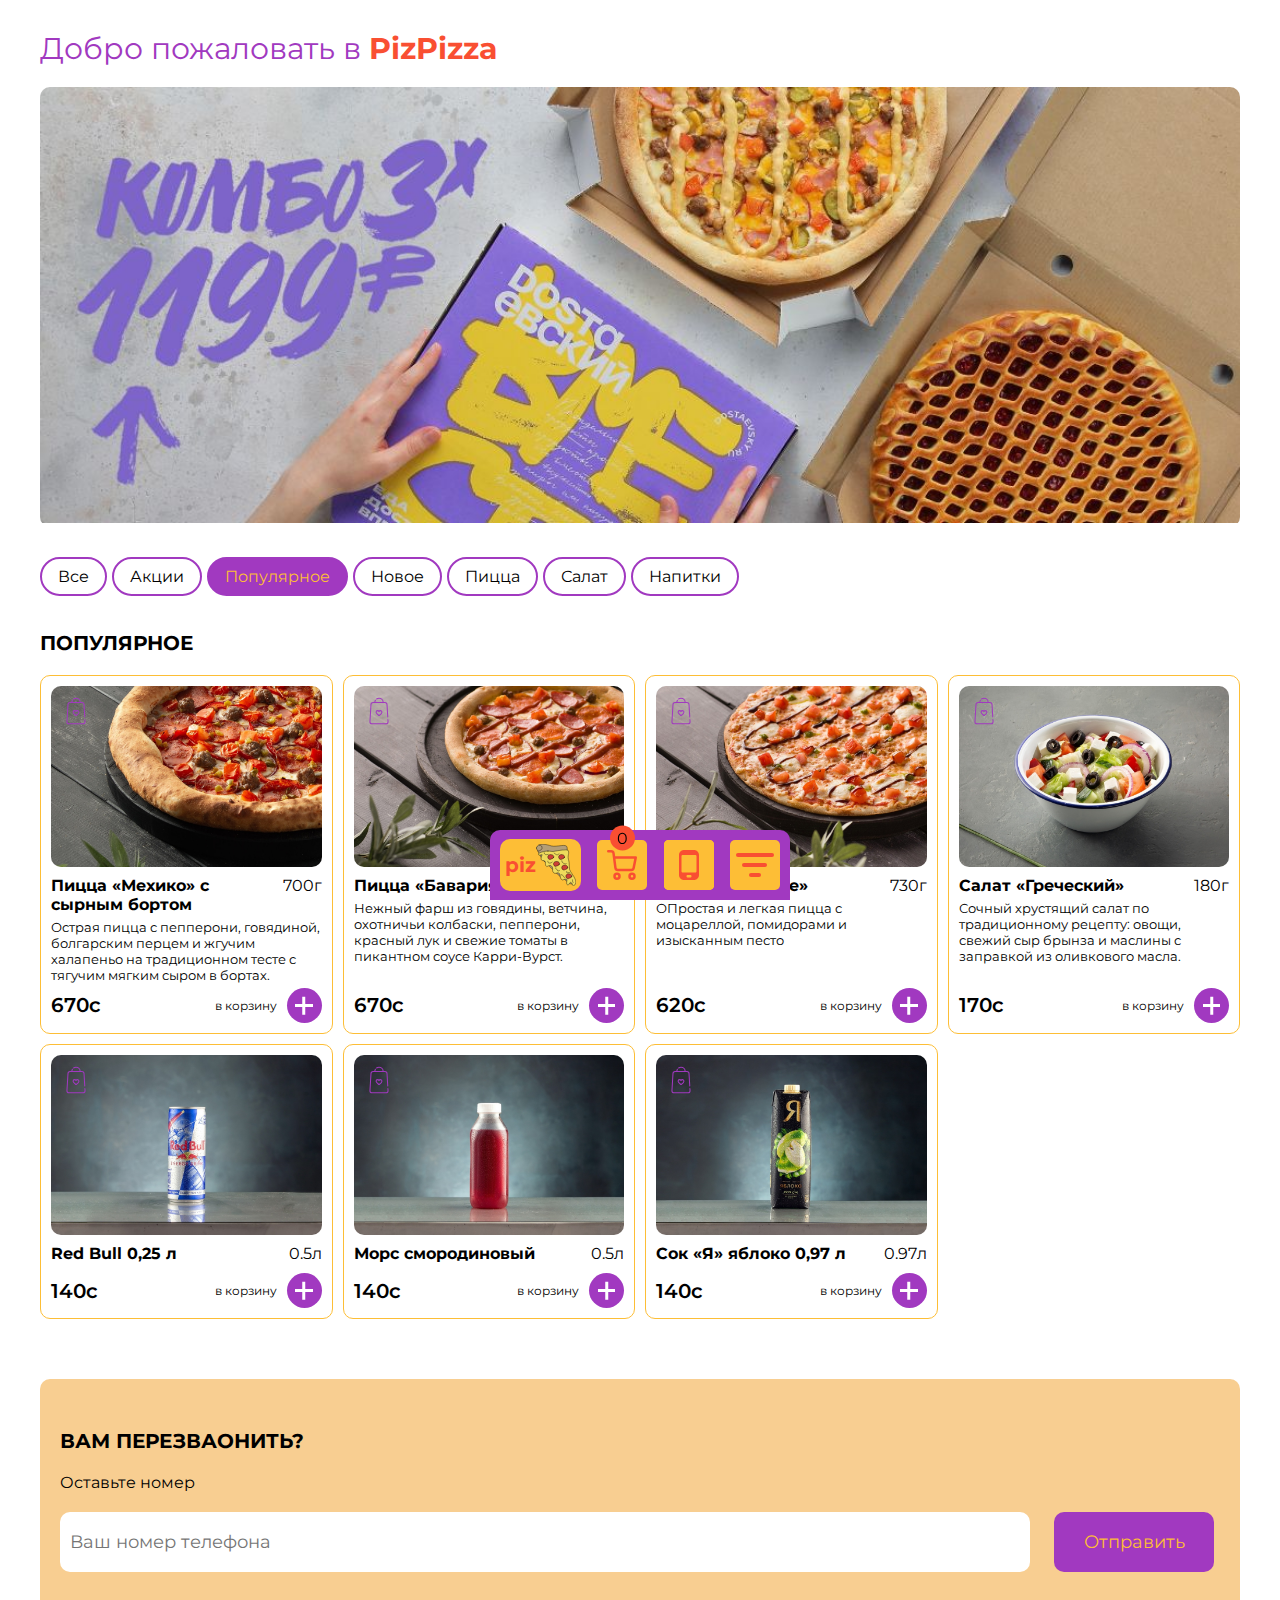
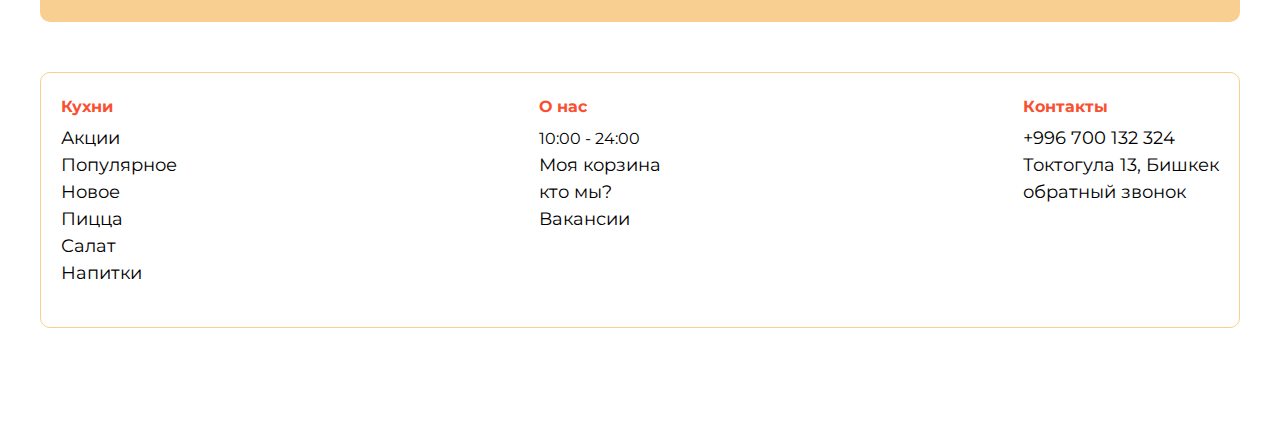
<file: index.html>
<!DOCTYPE html>
<html lang="en">

<head>
    <meta charset="UTF-8">
    <meta name="viewport" content="width=device-width, initial-scale=1.0">
    <link rel="shortcut icon" type="image/png" href="./content/icons/shortcut.png">
    <title>PizPizza</title>
    <link rel="stylesheet" href="./assets/css/glide.core.min.css">
    <link rel="stylesheet" href="./assets/css/glide.theme.min.css">
    <link rel="stylesheet" href="./assets/css/base.css">
    <link rel="stylesheet" href="./assets/css/index.css">
</head>

<body class="scrollable">

    <div class="preloader">
        <canvas id="pizza"></canvas>
    </div>

    <nav>
        <a href="./index.html" class="logo">
            <p>piz</p>
            <img src="./content/icons/logo.svg" alt="">
        </a>
        <a href="./cart.html" class="cart_btn">
            <span class="total_count"></span>
            <img src="./content/icons/cart.svg" alt="cart">
        </a>
        <div class="call_btn">
            <div class="call_block">
                <span class="call"><img src="./content/icons/call_btn.svg" alt="mobile"></span>
                <div class="networks">
                    <a href="tel:+996702770727"><img src="./content/icons/call.svg" alt="phone"></a>
                    <a href="mailto:khantorot@gmail.com"><img src="./content/icons/mail.svg" alt="mail"></a>
                    <a href="https://wa.me/+996702770727?text=Привет%20хочу%piz%20pizza" target="_blank"><img
                            src="./content/icons/whatsapp.svg" alt="whatsapp"></a>
                </div>
            </div>
        </div>
        <div class="menu_btn"><span></span></div>
        <div class="menu">
            <div class="menu_catolog_list">
                <a href="#catolog_list" class="catolog_elem" data-name="discount">Акции</a>
                <a href="#catolog_list" class="catolog_elem" data-name="popular">Популярное</a>
                <a href="#catolog_list" class="catolog_elem" data-name="new">Новое</a>
                <a href="#catolog_list" class="catolog_elem" data-name="pizza">Пицца</a>
                <a href="#catolog_list" class="catolog_elem" data-name="salad">Салат</a>
                <a href="#catolog_list" class="catolog_elem" data-name="drink">Напитки</a>
            </div>
            <div class="menu_contact_list">
                <p>10:00 - 24:00 | Пн - Вс</p>
                <a href="tel:+996702770727">+996 700 132 324</a>
                <a href="./cart.html">Корзина</a>
                <a href="./about.html">Кто мы?</a>
                <a href="https://2gis.kg/bishkek/search/%D0%A2%D0%BE%D0%BA%D1%82%D0%BE%D0%B3%D1%83%D0%BB%D0%B0%2013%2C%20%D0%91%D0%B8%D1%88%D0%BA%D0%B5%D0%BA?m=74.461443%2C42.866294%2F15.67" target="_blank">Токтогула 13, Бишкек</a>
                <a href="#callback_anchor">Обратный звонок</a>
            </div>
        </div>
    </nav>
    <div class="container">
        <h1>Добро пожаловать в <span>PizPizza</span></h1>
        <header>
            <div class="glide_banner">
                <div class="glide__track" data-glide-el="track">
                    <ul class="glide__slides">
                        <li class="glide__slide">
                            <div class="banner">
                                <img src="./content/images/glide.jpg" alt="slide">
                            </div>
                        </li>
                        <li class="glide__slide">
                            <div class="banner">
                                <img src="./content/images/glde1.jpg" alt="slide">
                            </div>
                        </li>
                        <li class="glide__slide">
                            <div class="banner">
                                <img src="./content/images/glide2.jpg" alt="slide">
                            </div>
                        </li>
                    </ul>
                </div>
            </div>
        </header>
        <section class="catolog_content">
            <a name="catolog_list" id="catolog_list"></a>
            <div class="catolog_list">
                <a href="#catolog_list" class="catolog_elem" data-name="all">Все</a>
                <a href="#catolog_list" class="catolog_elem" data-name="discount">Акции</a>
                <a href="#catolog_list" class="catolog_elem" data-name="popular">Популярное</a>
                <a href="#catolog_list" class="catolog_elem" data-name="new">Новое</a>
                <a href="#catolog_list" class="catolog_elem" data-name="pizza">Пицца</a>
                <a href="#catolog_list" class="catolog_elem" data-name="salad">Салат</a>
                <a href="#catolog_list" class="catolog_elem" data-name="drink">Напитки</a>
            </div>
        </section>
        <section class="product_section">
            <h2 class="product_title"></h2>
            <div class="product_container"></div>
        </section>
        <section class="callback_section">
            <a name="callback_anchor" id="callback_anchor"></a>
            <h2>Вам перезваонить?</h2>
            <h4>Оставьте номер</h4>
            <form action="">
                <input type="text" placeholder="Ваш номер телефона">
                <button>Отправить</button>
            </form>
        </section>
        <footer>
            <div class="contact_boxes">
                <ul>
                    <h4>Кухни</h4>
                    <li><a href="#catolog_list" class="catolog_elem" data-name="discount">Акции</a></li>
                    <li><a href="#catolog_list" class="catolog_elem" data-name="popular">Популярное</a></li>
                    <li><a href="#catolog_list" class="catolog_elem" data-name="new">Новое</a></li>
                    <li><a href="#catolog_list" class="catolog_elem" data-name="pizza">Пицца</a></li>
                    <li><a href="#catolog_list" class="catolog_elem" data-name="salad">Салат</a></li>
                    <li><a href="#catolog_list" class="catolog_elem" data-name="drink">Напитки</a></li>
                </ul>
                <ul>
                    <h4>О нас</h4>
                    <li>
                        <p>10:00 - 24:00</p>
                    </li>
                    <li><a href="./cart.html">Моя корзина</a></li>
                    <li><a href="./about.html">кто мы?</a></li>
                    <li><a href="https://bishkek.headhunter.kg/" target="_blank">Вакансии</a></li>
                </ul>
                <ul>
                    <h4>Контакты</h4>
                    <li><a href="tel:+996702770727">+996 700 132 324</a></li>
                    <li><a href="https://2gis.kg/bishkek/search/%D0%A2%D0%BE%D0%BA%D1%82%D0%BE%D0%B3%D1%83%D0%BB%D0%B0%2013%2C%20%D0%91%D0%B8%D1%88%D0%BA%D0%B5%D0%BA?m=74.461443%2C42.866294%2F15.67" target="_blank">Токтогула 13, Бишкек</a></li>
                    <li><a href="#callback_anchor">обратный звонок</a></li>
                </ul>
            </div>
        </footer>
    </div>

    <script src="./assets/js/glide.min.js"></script>
    <script src="./assets/js/data.js"></script>
    <script src="./assets/js/script.js"></script>
    <script src="./assets/js/index.js"></script>
</body>

</html>
</file>
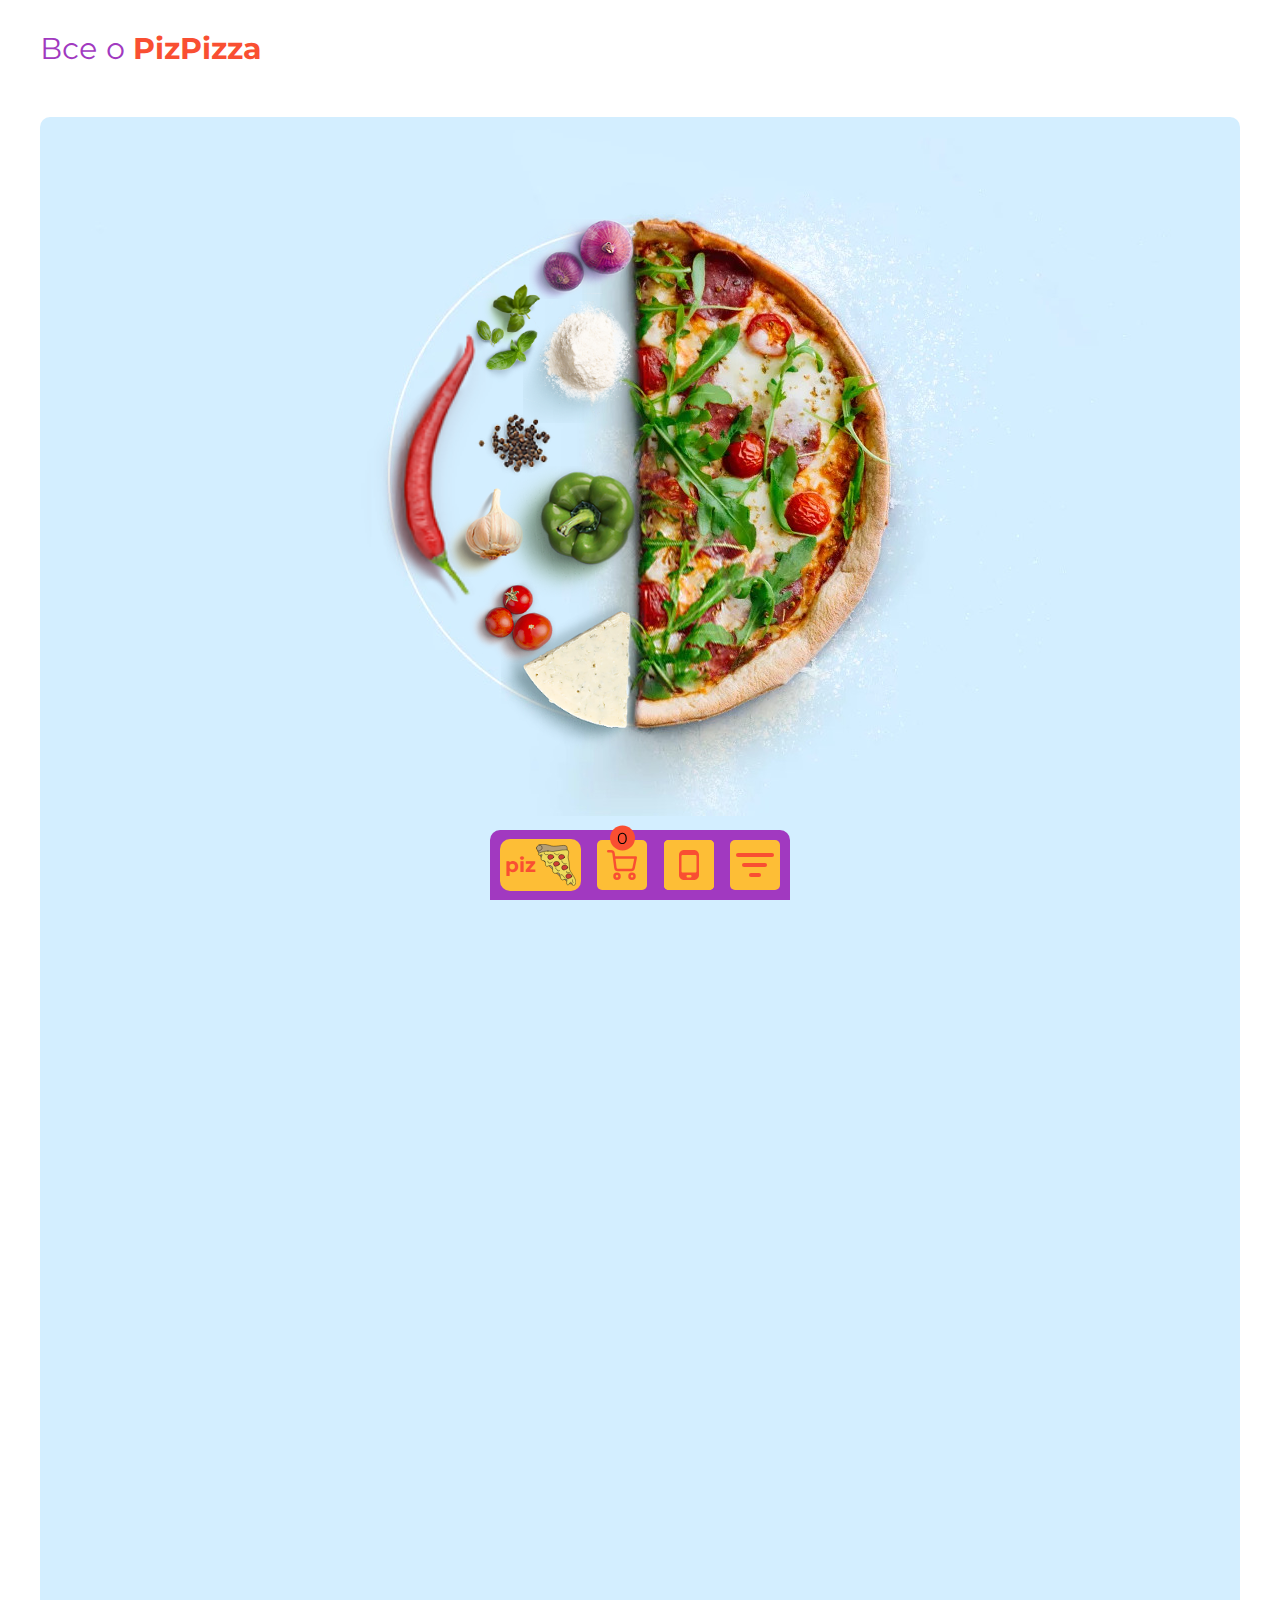
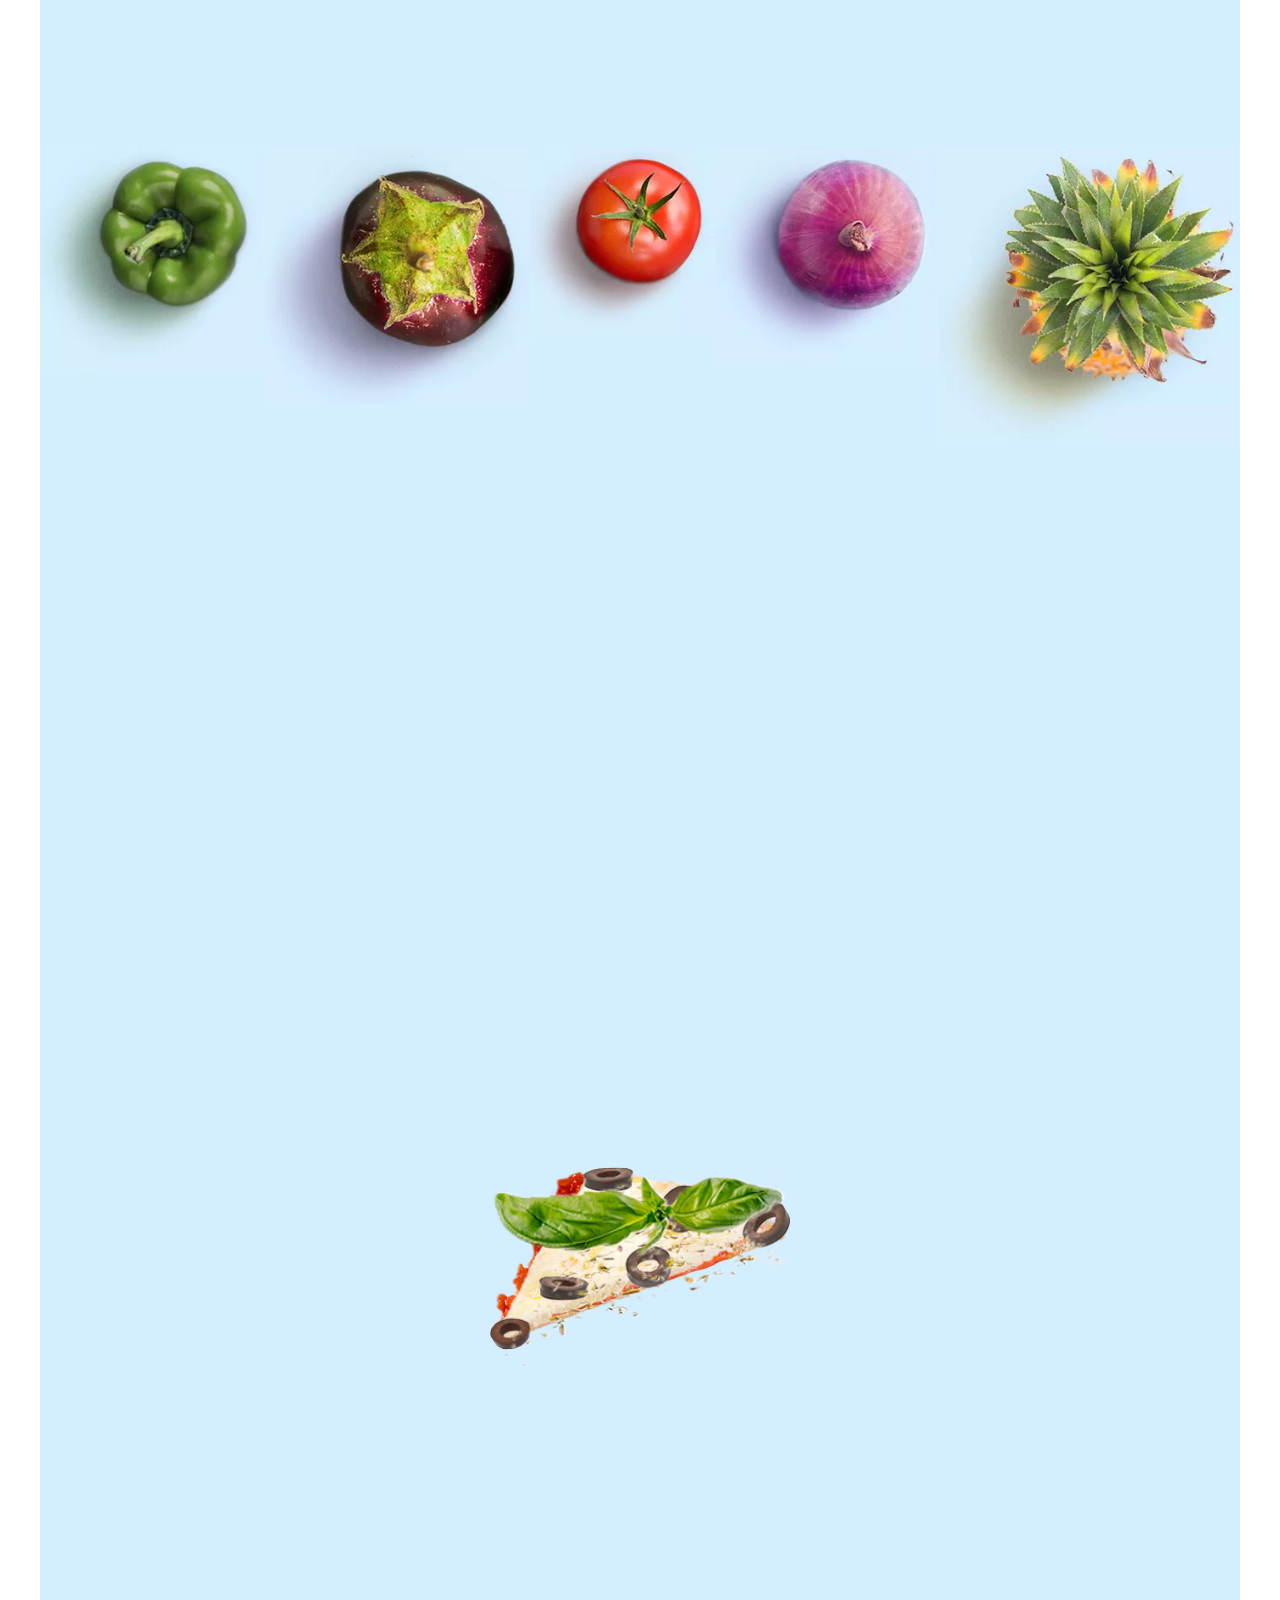
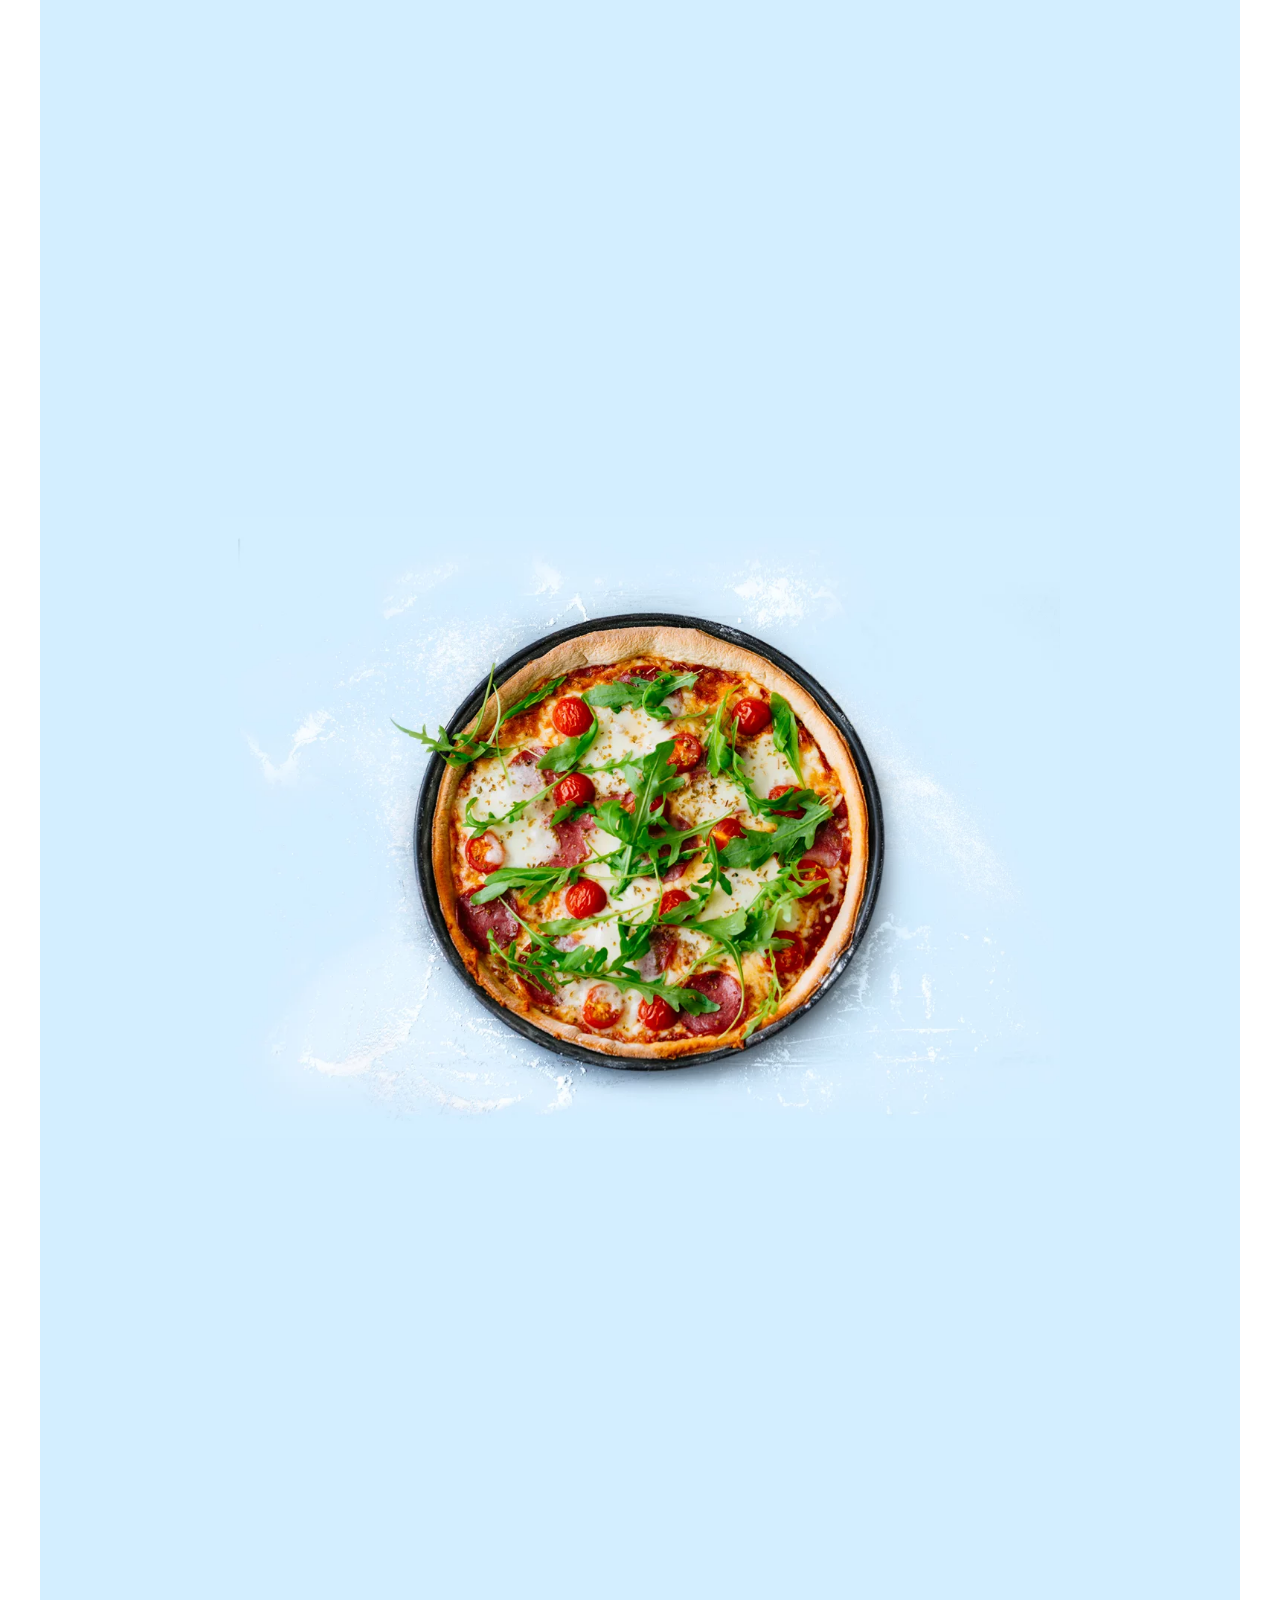
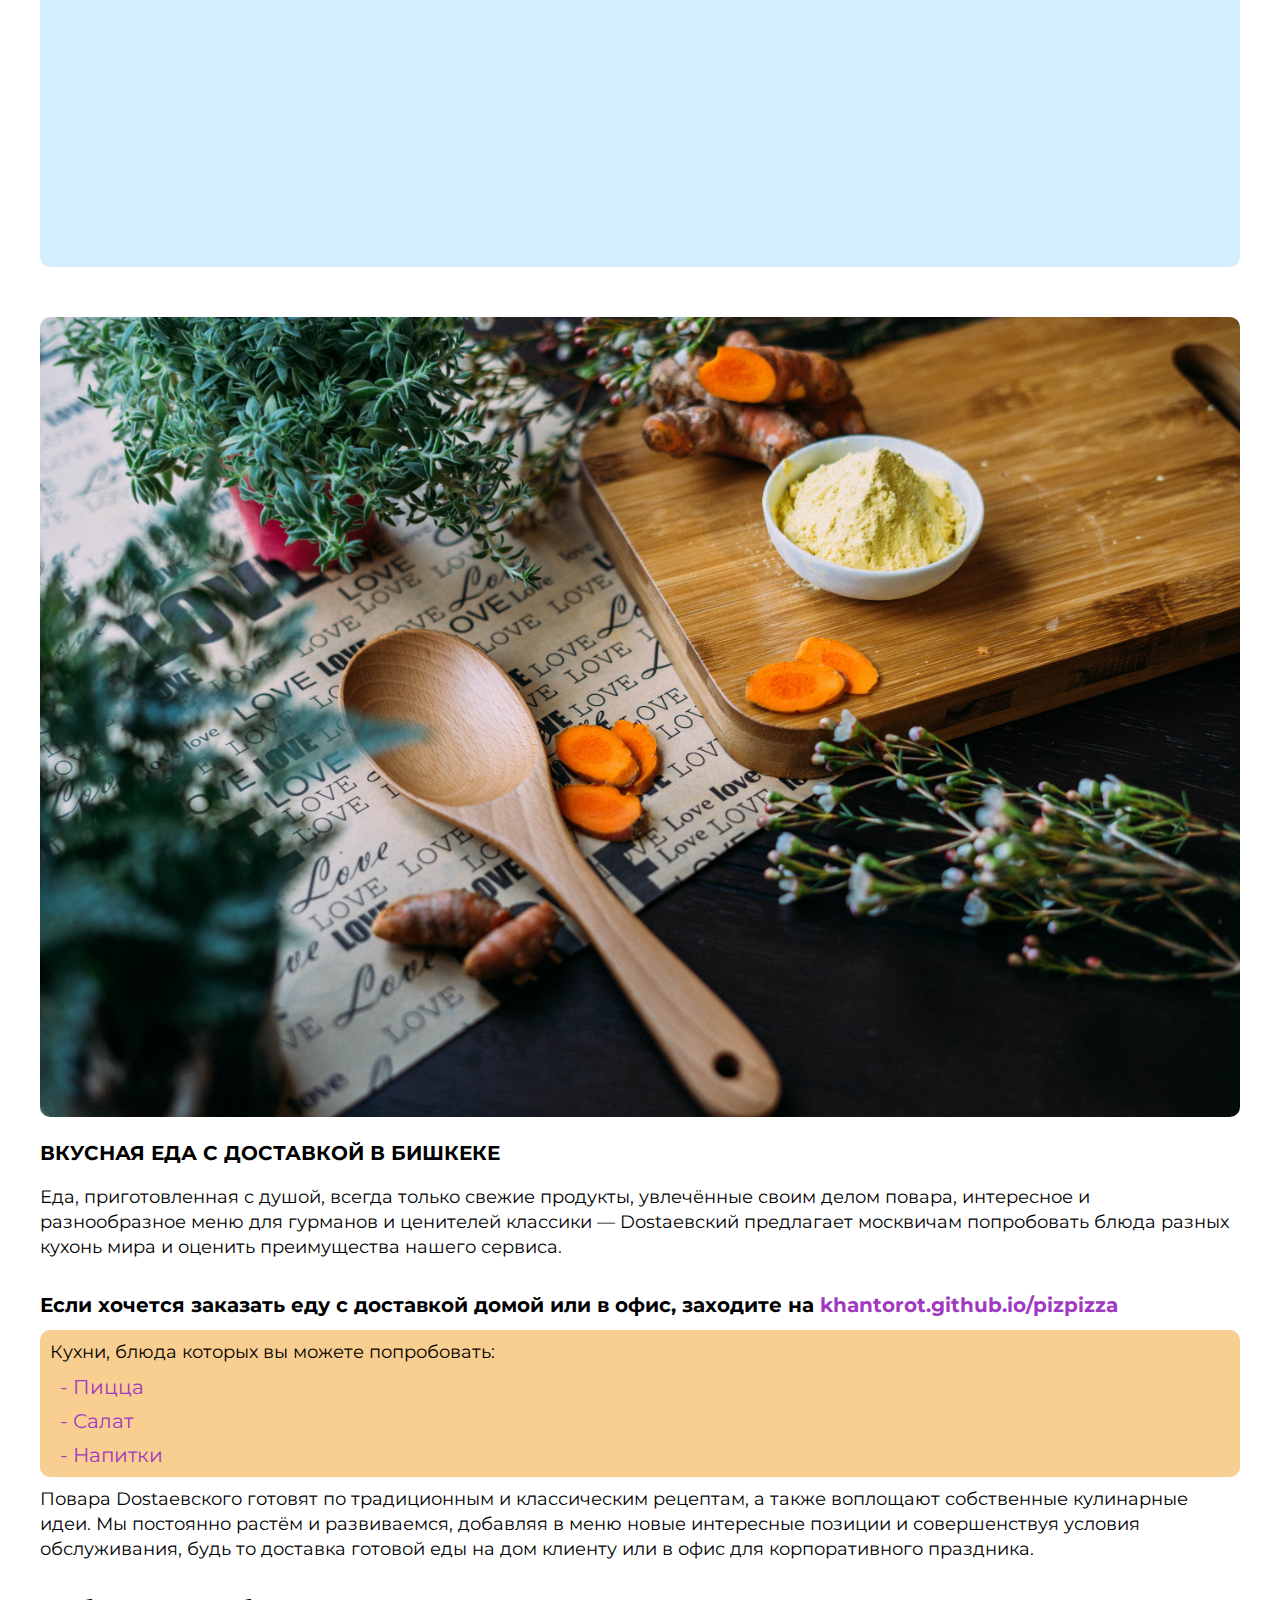
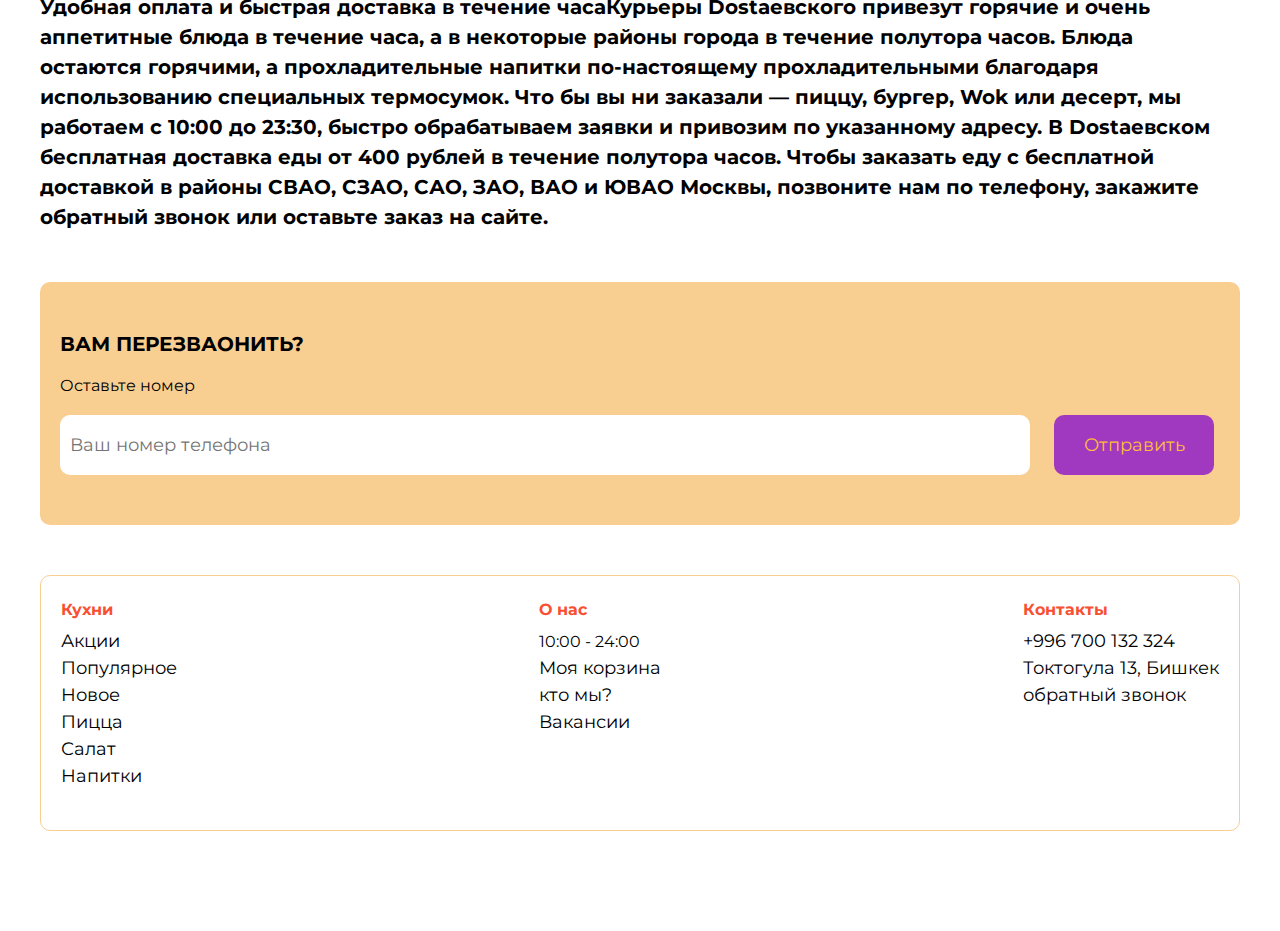
<file: about.html>
<!DOCTYPE html>
<html lang="en">

<head>
	<meta charset="UTF-8">
	<meta name="viewport" content="width=device-width, initial-scale=1.0">
	<meta name="description" content="" />
	<meta name="keywords" content="" />
	<meta name="author" content="khan" />
	<link rel="shortcut icon" type="image/png" href="./content/icons/shortcut.png">
	<title>PizPizza</title>
	<link rel="stylesheet" href="./assets/css/base.css">
	<link rel="stylesheet" href="./assets/css/about.css">
</head>

<body class="scrollable">

	<div class="preloader">
		<canvas id="pizza"></canvas>
	</div>

	<nav>
		<a href="./index.html" class="logo">
			<p>piz</p>
			<img src="./content/icons/logo.svg" alt="">
		</a>
		<a href="./cart.html" class="cart_btn">
			<span class="total_count"></span>
			<img src="./content/icons/cart.svg" alt="cart">
		</a>
		<div class="call_btn">
			<div class="call_block">
				<span class="call"><img src="./content/icons/call_btn.svg" alt="mobile"></span>
				<div class="networks">
					<a href="tel:+996702770727"><img src="./content/icons/call.svg" alt="phone"></a>
					<a href="mailto:khantorot@gmail.com"><img src="./content/icons/mail.svg" alt="mail"></a>
					<a href="https://wa.me/+996702770727?text=Привет%20хочу%20piz%20pizza" target="_blank"><img
							src="./content/icons/whatsapp.svg" alt="whatsapp"></a>
				</div>
			</div>
		</div>
		<div class="menu_btn"><span></span></div>
		<div class="menu">
			<div class="menu_catolog_list">
				<a href="./index.html#catolog_list" class="catolog_elem" data-name="discount">Акции</a>
				<a href="./index.html#catolog_list" class="catolog_elem" data-name="popular">Популярное</a>
				<a href="./index.html#catolog_list" class="catolog_elem" data-name="new">Новое</a>
				<a href="./index.html#catolog_list" class="catolog_elem" data-name="pizza">Пицца</a>
				<a href="./index.html#catolog_list" class="catolog_elem" data-name="salad">Салат</a>
				<a href="./index.html#catolog_list" class="catolog_elem" data-name="drink">Напитки</a>
			</div>
			<div class="menu_contact_list">
				<p>10:00 - 24:00 | Пн - Вс</p>
				<a href="tel:+996702770727">+996 700 132 324</a>
				<a href="./cart.html">Корзина</a>
				<a href="./about.html">Кто мы?</a>
				<a href="https://2gis.kg/bishkek/search/%D0%A2%D0%BE%D0%BA%D1%82%D0%BE%D0%B3%D1%83%D0%BB%D0%B0%2013%2C%20%D0%91%D0%B8%D1%88%D0%BA%D0%B5%D0%BA?m=74.461443%2C42.866294%2F15.67"
					target="_blank">Токтогула 13, Бишкек</a>
				<a href="#callback_anchor">Обратный звонок</a>
			</div>
		</div>
	</nav>
	<div class="container">
		<h1>Все о <span>PizPizza</span></h1>
		<section class="animated_section">
			<section class="first-section">
				<div class="images-wrapper">
					<img class="section_1_bg" src="./content/images/section_1_bg.jpg" />
					<div class="ingredient-images">
						<img class="section_1_01" src="./content/images/section_1_01.jpg" />
						<img class="section_1_02" src="./content/images/section_1_02.jpg" />
						<img class="section_1_03" src="./content/images/section_1_03.jpg" />
						<img class="section_1_04" src="./content/images/section_1_04.jpg" />
						<img class="section_1_05" src="./content/images/section_1_05.jpg" />
						<img class="section_1_06" src="./content/images/section_1_06.jpg" />
						<img class="section_1_07" src="./content/images/section_1_07.jpg" />
						<img class="section_1_08" src="./content/images/section_1_08.jpg" />
						<img class="section_1_09" src="./content/images/section_1_09.jpg" />
					</div>
				</div>
			</section>
			<section class="second-section">
				<div class="images-wrapper bottom">
					<div class="image-container">
						<img class="section_2_06" src="./content/images/section_2_06.jpg" />
					</div>
					<div class="image-container">
						<img class="section_2_07" src="./content/images/section_2_07.jpg" />
					</div>
					<div class="image-container">
						<img class="section_2_08" src="./content/images/section_2_08.jpg" />
					</div>
					<div class="image-container">
						<img class="section_2_09" src="./content/images/section_2_09.jpg" />
					</div>
					<div class="image-container">
						<img class="section_2_10" src="./content/images/section_2_10.jpg" />
					</div>
				</div>
				<div class="images-wrapper top">
					<div class="image-container">
						<img class="section_2_01" src="./content/images/section_2_01.jpg" />
					</div>
					<div class="image-container">
						<img class="section_2_02" src="./content/images/section_2_02.jpg" />
					</div>
					<div class="image-container">
						<img class="section_2_03" src="./content/images/section_2_03.jpg" />
					</div>
					<div class="image-container">
						<img class="section_2_04" src="./content/images/section_2_04.jpg" />
					</div>
					<div class="image-container">
						<img class="section_2_05" src="./content/images/section_2_05.jpg" />
					</div>
				</div>
			</section>
			<section class="third-section">
				<div class="images-wrapper">
					<img class="section_3_06" src="./content/images/section_3_06.jpg" />
					<img class="section_3_05" src="./content/images/section_3_05.jpg" />
					<img class="section_3_04" src="./content/images/section_3_04.jpg" />
					<img class="section_3_03" src="./content/images/section_3_03.jpg" />
					<img class="section_3_02" src="./content/images/section_3_02.jpg" />
					<img class="section_3_01" src="./content/images/section_3_01.jpg" />
				</div>
			</section>
			<section class="forth-section">
				<div class="images-wrapper">
					<img class="section_4_01" src="./content/images/section_4_01.jpg" />
					<img class="section_4_02" src="./content/images/section_4_02.jpg" />
					<img class="section_4_03" src="./content/images/section_4_03.jpg" />
					<img class="section_4_04" src="./content/images/section_4_04.jpg" />
				</div>
			</section>
		</section>
		<section class="about_section">
			<img src="./content/images/about.jpg" alt="">
			<h2>Вкусная еда с доставкой в Бишкеке</h2>
			<p>Еда, приготовленная с душой, всегда только свежие продукты, увлечённые своим делом повара, интересное и
				разнообразное меню для гурманов и ценителей классики — Dostaевский предлагает москвичам попробовать
				блюда разных кухонь мира и оценить преимущества нашего сервиса.</p>
			<h4>Если хочется заказать еду с доставкой домой или в офис, заходите на <a href="./index.html">
					khantorot.github.io/pizpizza</a></h4>
			<ul>
				<p>Кухни, блюда которых вы можете попробовать:</p>
				<li><a href="./index.html#catolog_list" class="catolog_elem" data-name="pizza">- Пицца</a></li>
				<li><a href="./index.html#catolog_list" class="catolog_elem" data-name="salad">- Салат</a></li>
				<li><a href="./index.html#catolog_list" class="catolog_elem" data-name="drink">- Напитки</a></li>
			</ul>
			<p>Повара Dostaевского готовят по традиционным и классическим рецептам, а также воплощают собственные
				кулинарные идеи. Мы постоянно растём и развиваемся, добавляя в меню новые интересные позиции и
				совершенствуя условия обслуживания, будь то доставка готовой еды на дом клиенту или в офис для
				корпоративного праздника.</p>
			<h4>Удобная оплата и быстрая доставка в течение часаКурьеры Dostaевского привезут горячие и очень аппетитные
				блюда в течение часа, а в некоторые районы города в течение полутора часов. Блюда остаются горячими, а
				прохладительные напитки по-настоящему прохладительными благодаря использованию специальных термосумок.
				Что бы вы ни заказали — пиццу, бургер, Wok или десерт, мы работаем с 10:00 до 23:30, быстро обрабатываем
				заявки и привозим по указанному адресу. В Dostaевском бесплатная доставка еды от 400 рублей в течение
				полутора часов. Чтобы заказать еду с бесплатной доставкой в районы СВАО, СЗАО, САО, ЗАО, ВАО и ЮВАО
				Москвы, позвоните нам по телефону, закажите обратный звонок или оставьте заказ на сайте.</h4>
		</section>
		<section class="callback_section">
            <a name="callback_anchor" id="callback_anchor"></a>
            <h2>Вам перезваонить?</h2>
            <h4>Оставьте номер</h4>
            <form action="">
                <input type="text" placeholder="Ваш номер телефона">
                <button>Отправить</button>
            </form>
        </section>
        <footer>
            <div class="contact_boxes">
                <ul>
                    <h4>Кухни</h4>
                    <li><a href="./index.html#catolog_list" class="catolog_elem" data-name="discount">Акции</a></li>
                    <li><a href="./index.html#catolog_list" class="catolog_elem" data-name="popular">Популярное</a></li>
                    <li><a href="./index.html#catolog_list" class="catolog_elem" data-name="new">Новое</a></li>
                    <li><a href="./index.html#catolog_list" class="catolog_elem" data-name="pizza">Пицца</a></li>
                    <li><a href="./index.html#catolog_list" class="catolog_elem" data-name="salad">Салат</a></li>
                    <li><a href="./index.html#catolog_list" class="catolog_elem" data-name="drink">Напитки</a></li>
                </ul>
                <ul>
                    <h4>О нас</h4>
                    <li>
                        <p>10:00 - 24:00</p>
                    </li>
                    <li><a href="./cart.html">Моя корзина</a></li>
                    <li><a href="./about.html">кто мы?</a></li>
                    <li><a href="https://bishkek.headhunter.kg/" target="_blank">Вакансии</a></li>
                </ul>
                <ul>
                    <h4>Контакты</h4>
                    <li><a href="tel:+996702770727">+996 700 132 324</a></li>
                    <li><a
                            href="https://2gis.kg/bishkek/search/%D0%A2%D0%BE%D0%BA%D1%82%D0%BE%D0%B3%D1%83%D0%BB%D0%B0%2013%2C%20%D0%91%D0%B8%D1%88%D0%BA%D0%B5%D0%BA?m=74.461443%2C42.866294%2F15.67">Токтогула
                            13, Бишкек</a></li>
                    <li><a href="#callback_anchor">обратный звонок</a></li>
                </ul>
            </div>
        </footer>
	</div>

	<script src="./assets/js/tween_max_min.js"></script>
	<script src="./assets/js/scroll_magic_min.js"></script>
	<script src="./assets/js/animation_gsap_min.js"></script>
	<script src="./assets/js/script.js"></script>
	<script src="./assets/js/about.js"></script>
</body>

</html>
</file>
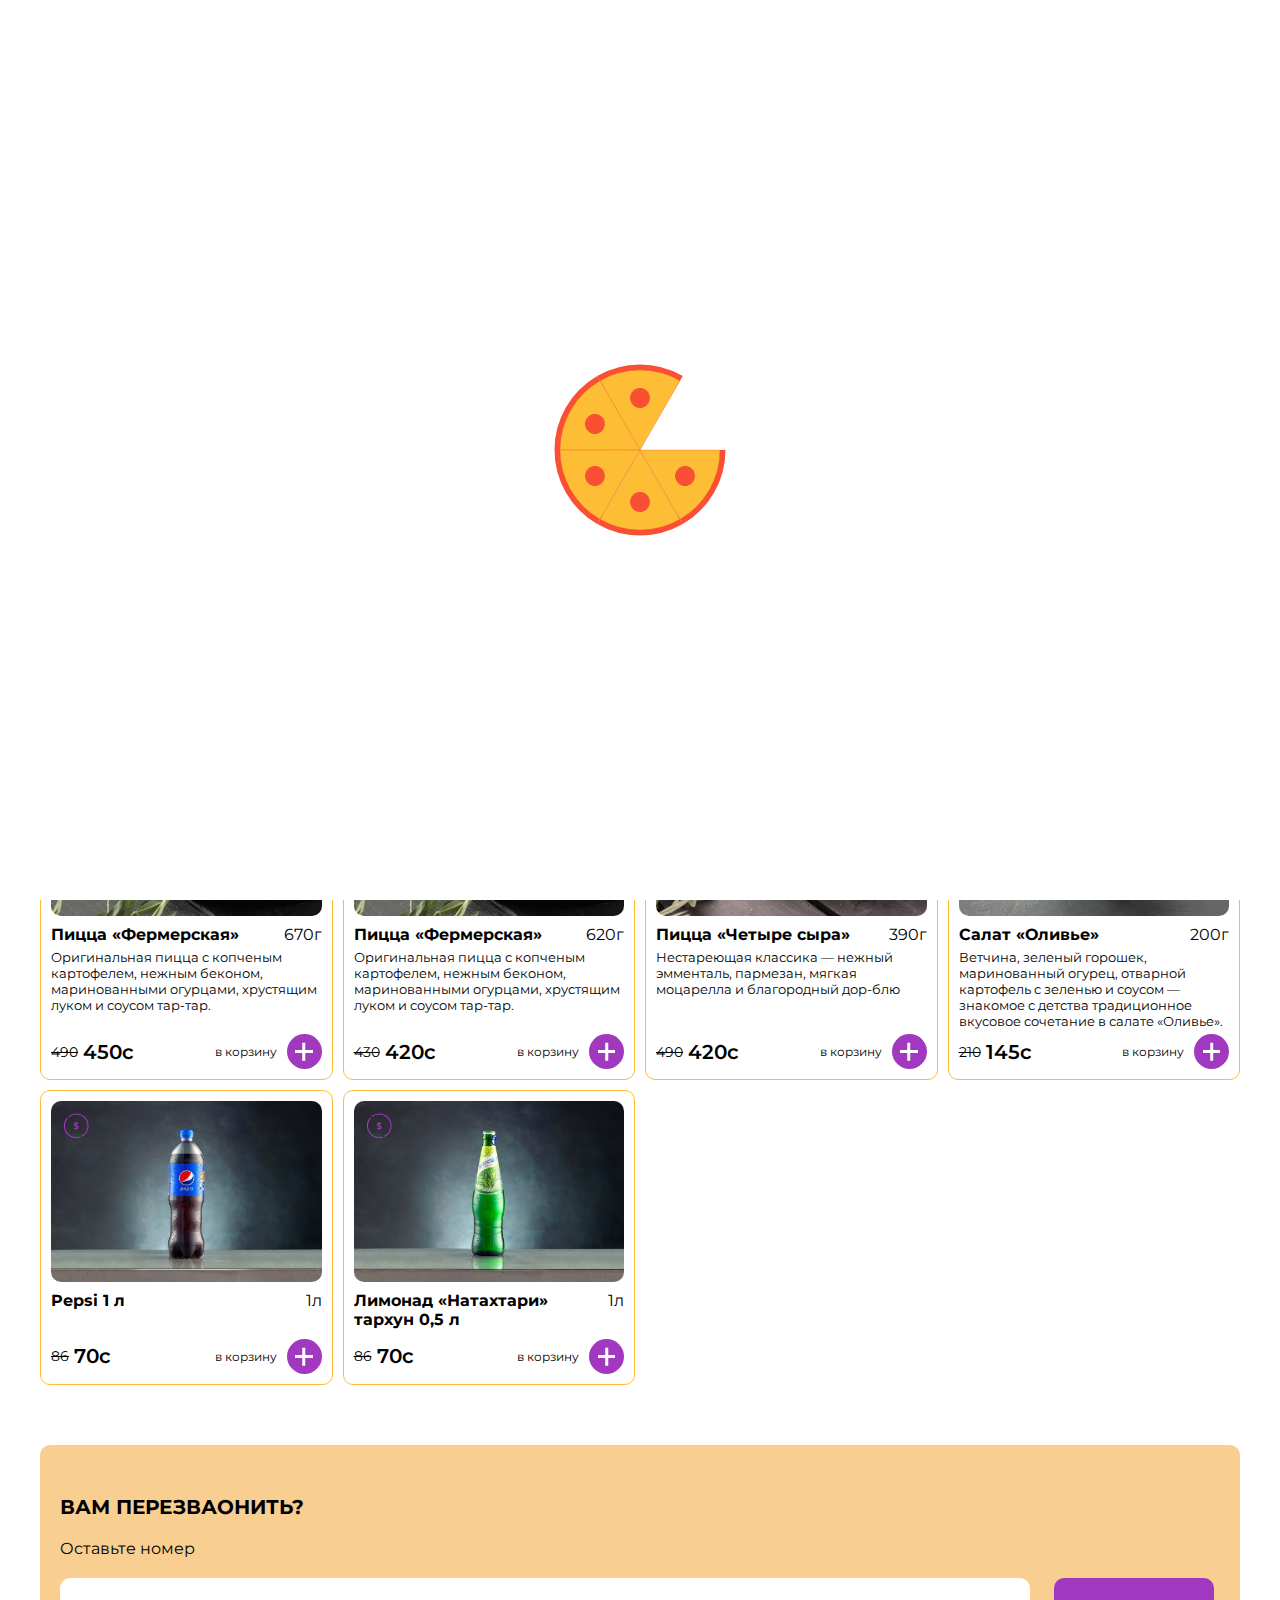
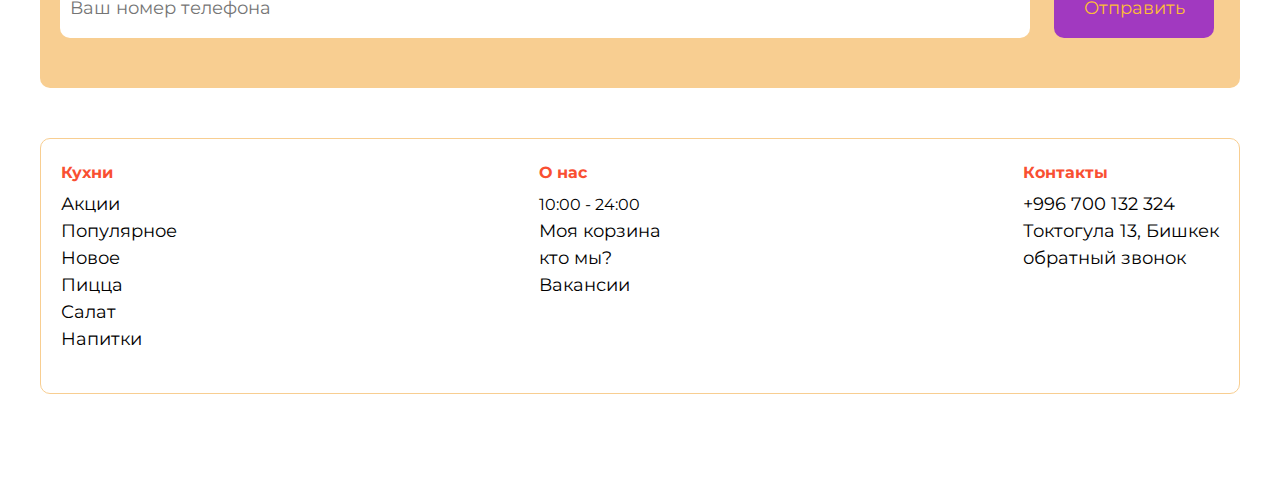
<file: cart.html>
<!DOCTYPE html>
<html lang="en">

<head>
    <meta charset="UTF-8">
    <meta name="viewport" content="width=device-width, initial-scale=1.0">
    <title>PizPizza o Корзина</title>
    <link rel="shortcut icon" href="./content/icons/shortcut.png" type="image/x-icon">
    <link rel="stylesheet" href="./assets/css/base.css">
    <link rel="stylesheet" href="./assets/css/cart.css">
</head>

<body>
    <div class="preloader">
        <canvas id="pizza"></canvas>
    </div>

    <nav>
        <a href="./index.html" class="logo">
            <p>piz</p>
            <img src="./content/icons/logo.svg" alt="">
        </a>
        <a href="./cart.html" class="cart_btn">
            <span class="total_count"></span>
            <img src="./content/icons/cart.svg" alt="cart">
        </a>
        <div class="call_btn">
            <div class="call_block">
                <span class="call"><img src="./content/icons/call_btn.svg" alt="mobile"></span>
                <div class="networks">
                    <a href="tel:+996702770727"><img src="./content/icons/call.svg" alt="phone"></a>
                    <a href="mailto:khantorot@gmail.com"><img src="./content/icons/mail.svg" alt="mail"></a>
                    <a href="https://wa.me/+996702770727?text=Привет%20хочу%piz%20pizza" target="_blank"><img
                            src="./content/icons/whatsapp.svg" alt="whatsapp"></a>
                </div>
            </div>
        </div>
        <div class="menu_btn"><span></span></div>
        <div class="menu">
            <div class="menu_catolog_list">
                <a href="./index.html#catolog_list" class="catolog_elem" data-name="discount">Акции</a>
                <a href="./index.html#catolog_list" class="catolog_elem" data-name="popular">Популярное</a>
                <a href="./index.html#catolog_list" class="catolog_elem" data-name="new">Новое</a>
                <a href="./index.html#catolog_list" class="catolog_elem" data-name="pizza">Пицца</a>
                <a href="./index.html#catolog_list" class="catolog_elem" data-name="salad">Салат</a>
                <a href="./index.html#catolog_list" class="catolog_elem" data-name="drink">Напитки</a>
            </div>
            <div class="menu_contact_list">
                <p>10:00 - 24:00 | Пн - Вс</p>
                <a href="tel:+996702770727">+996 700 132 324</a>
                <a href="./cart.html">Корзина</a>
                <a href="./about.html">Кто мы?</a>
                <a href="https://2gis.kg/bishkek/search/%D0%A2%D0%BE%D0%BA%D1%82%D0%BE%D0%B3%D1%83%D0%BB%D0%B0%2013%2C%20%D0%91%D0%B8%D1%88%D0%BA%D0%B5%D0%BA?m=74.461443%2C42.866294%2F15.67"
                    target="_blank">Токтогула 13, Бишкек</a>
                <a href="#callback_anchor">Обратный звонок</a>
            </div>
        </div>
    </nav>
    <div class="container">
        <section class="cart_content">
            <a href="./index.html" class="go_back_btn"><img src="./content/icons/arrow.svg" alt="arrow">Магазин</a>
            <h2 class="section_title">Корзина</h2>
            <div class="help_block">
                <h4>Вы еще ничего не купили</h4>
                <img src="./content/images/noproduct.png">
            </div>
            <div class="cart_list"></div>
        </section>
        <section class="total_block">
            <div>Цена без скидки<span class="total_discount"></span></div>
            <div>К оплате<span class="total_sum"></span></div>
            <a href="./checkout.html">Продолжить</a>
        </section>
        <section class="discount_content">
            <h2 class="section_title">Спешите купить по акции</h2>
            <div class="product_container"></div>
        </section>
        <section class="callback_section">
            <a name="callback_anchor" id="callback_anchor"></a>
            <h2>Вам перезваонить?</h2>
            <h4>Оставьте номер</h4>
            <form action="">
                <input type="text" placeholder="Ваш номер телефона">
                <button>Отправить</button>
            </form>
        </section>
        <footer>
            <div class="contact_boxes">
                <ul>
                    <h4>Кухни</h4>
                    <li><a href="./index.html#catolog_list" class="catolog_elem" data-name="discount">Акции</a></li>
                    <li><a href="./index.html#catolog_list" class="catolog_elem" data-name="popular">Популярное</a></li>
                    <li><a href="./index.html#catolog_list" class="catolog_elem" data-name="new">Новое</a></li>
                    <li><a href="./index.html#catolog_list" class="catolog_elem" data-name="pizza">Пицца</a></li>
                    <li><a href="./index.html#catolog_list" class="catolog_elem" data-name="salad">Салат</a></li>
                    <li><a href="./index.html#catolog_list" class="catolog_elem" data-name="drink">Напитки</a></li>
                </ul>
                <ul>
                    <h4>О нас</h4>
                    <li>
                        <p>10:00 - 24:00</p>
                    </li>
                    <li><a href="./cart.html">Моя корзина</a></li>
                    <li><a href="./about.html">кто мы?</a></li>
                    <li><a href="https://bishkek.headhunter.kg/" target="_blank">Вакансии</a></li>
                </ul>
                <ul>
                    <h4>Контакты</h4>
                    <li><a href="tel:+996702770727">+996 700 132 324</a></li>
                    <li><a
                            href="https://2gis.kg/bishkek/search/%D0%A2%D0%BE%D0%BA%D1%82%D0%BE%D0%B3%D1%83%D0%BB%D0%B0%2013%2C%20%D0%91%D0%B8%D1%88%D0%BA%D0%B5%D0%BA?m=74.461443%2C42.866294%2F15.67">Токтогула
                            13, Бишкек</a></li>
                    <li><a href="#callback_anchor">обратный звонок</a></li>
                </ul>
            </div>
        </footer>
    </div>
    <script src="./assets/js/data.js"></script>
    <script src="./assets/js/script.js"></script>
    <script src="./assets/js/cart.js"></script>
</body>

</html>
</file>
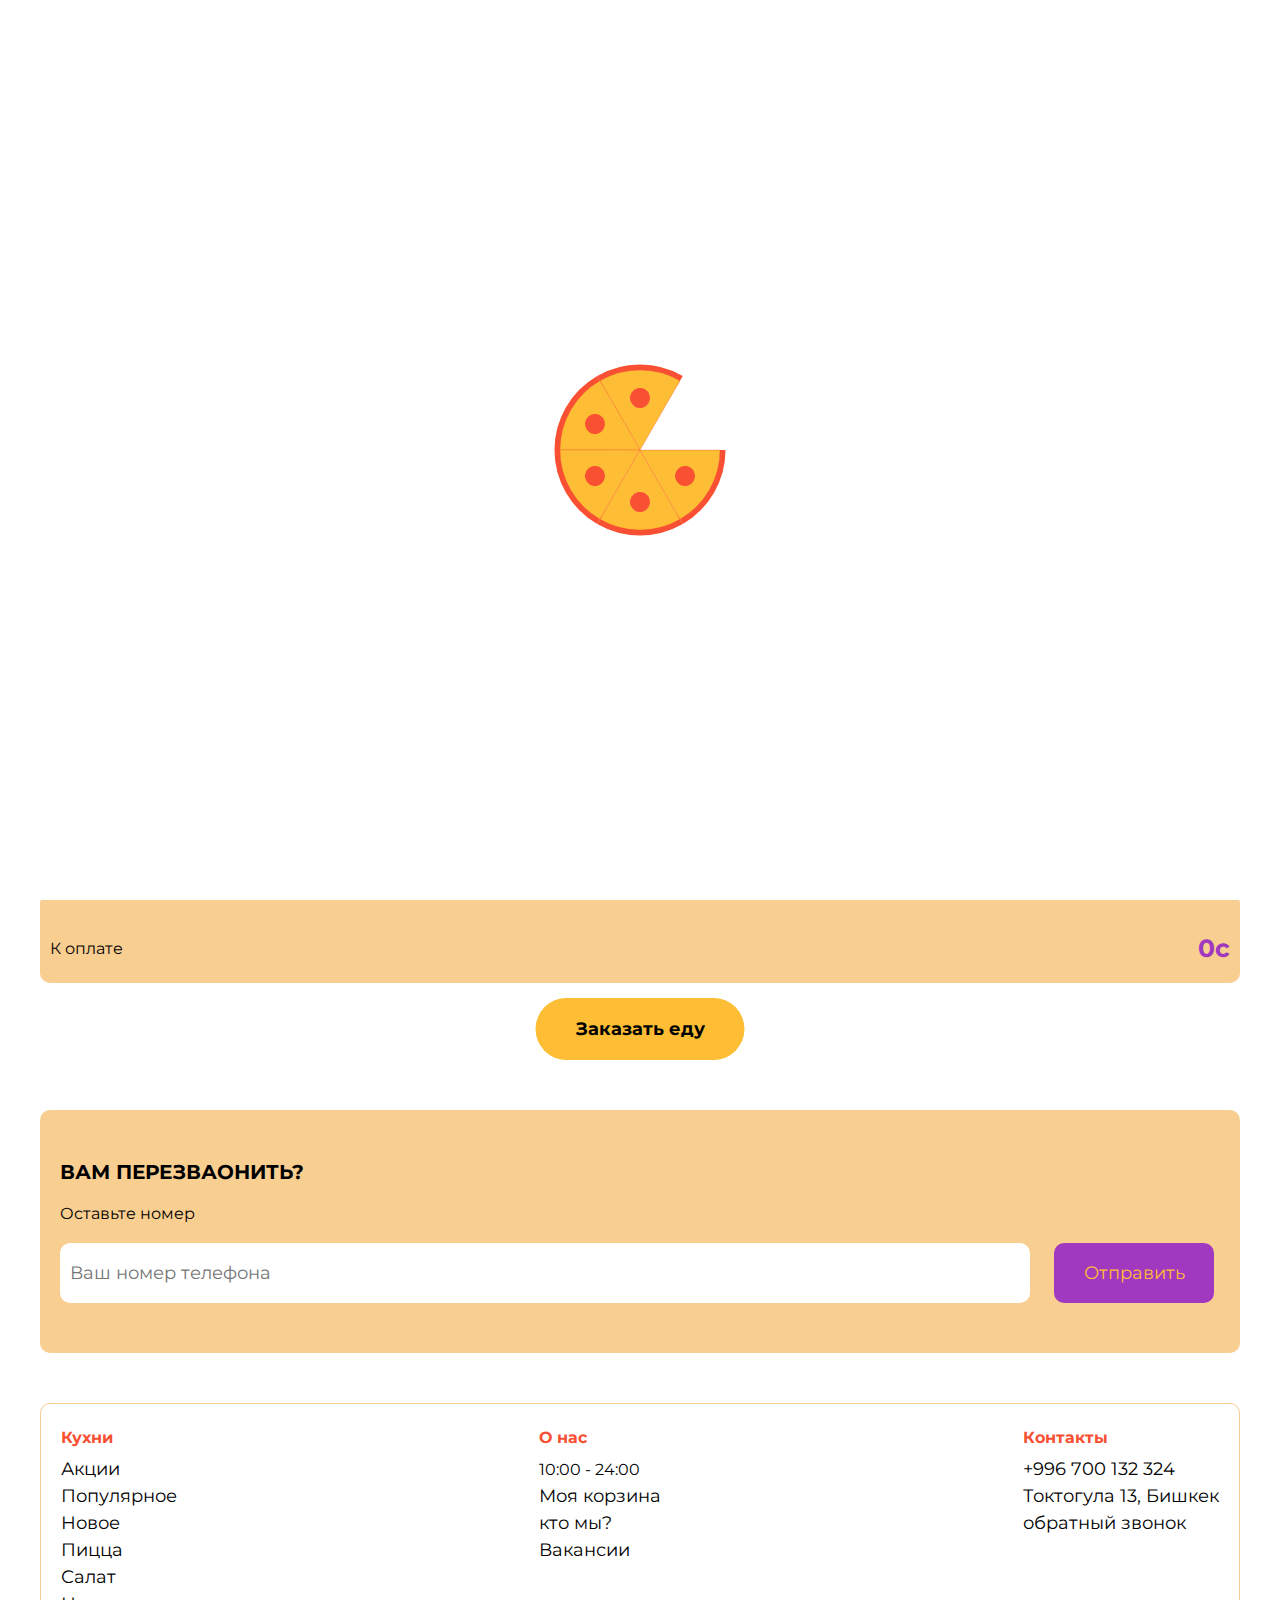
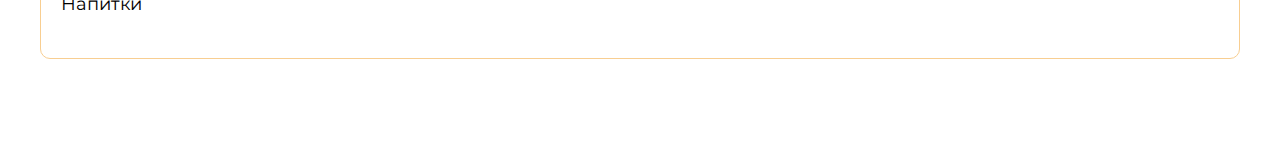
<file: checkout.html>
<!DOCTYPE html>
<html lang="en">

<head>
    <meta charset="UTF-8">
    <meta name="viewport" content="width=device-width, initial-scale=1.0">
    <title>PizPizza o Оформление</title>
    <link rel="shortcut icon" href="./content/icons/shortcut.png" type="image/x-icon">
    <link rel="stylesheet" href="./assets/css/base.css">
    <link rel="stylesheet" href="./assets/css/checkout.css">
</head>

<body>
    <div class="preloader">
        <canvas id="pizza"></canvas>
    </div>

    <nav>
        <a href="./index.html" class="logo">
            <p>piz</p>
            <img src="./content/icons/logo.svg" alt="">
        </a>
        <a href="./cart.html" class="cart_btn">
            <span class="total_count"></span>
            <img src="./content/icons/cart.svg" alt="cart">
        </a>
        <div class="call_btn">
            <div class="call_block">
                <span class="call"><img src="./content/icons/call_btn.svg" alt="mobile"></span>
                <div class="networks">
                    <a href="tel:+996702770727"><img src="./content/icons/call.svg" alt="phone"></a>
                    <a href="mailto:khantorot@gmail.com"><img src="./content/icons/mail.svg" alt="mail"></a>
                    <a href="https://wa.me/+996702770727?text=Привет%20хочу%piz%20pizza" target="_blank"><img
                            src="./content/icons/whatsapp.svg" alt="whatsapp"></a>
                </div>
            </div>
        </div>
        <div class="menu_btn"><span></span></div>
        <div class="menu">
            <div class="menu_catolog_list">
                <a href="./index.html#catolog_list" class="catolog_elem" data-name="discount">Акции</a>
                <a href="./index.html#catolog_list" class="catolog_elem" data-name="popular">Популярное</a>
                <a href="./index.html#catolog_list" class="catolog_elem" data-name="new">Новое</a>
                <a href="./index.html#catolog_list" class="catolog_elem" data-name="pizza">Пицца</a>
                <a href="./index.html#catolog_list" class="catolog_elem" data-name="salad">Салат</a>
                <a href="./index.html#catolog_list" class="catolog_elem" data-name="drink">Напитки</a>
            </div>
            <div class="menu_contact_list">
                <p>10:00 - 24:00 | Пн - Вс</p>
                <a href="tel:+996702770727">+996 700 132 324</a>
                <a href="./cart.html">Корзина</a>
                <a href="./about.html">Кто мы?</a>
                <a href="https://2gis.kg/bishkek/search/%D0%A2%D0%BE%D0%BA%D1%82%D0%BE%D0%B3%D1%83%D0%BB%D0%B0%2013%2C%20%D0%91%D0%B8%D1%88%D0%BA%D0%B5%D0%BA?m=74.461443%2C42.866294%2F15.67"
                    target="_blank">Токтогула 13, Бишкек</a>
                <a href="#callback_anchor">Обратный звонок</a>
            </div>
        </div>
    </nav>
    <div class="container">
        <section class="checkout_container">
            <a href="cart.html" class="go_back_btn"><img src="./content/icons/arrow.svg" alt="arrow"> Корзина</a>
            <h2 class="section_title">Оформление заказа</h2>
            <div class="client_info">
                <form action="">
                    <h4>Контакты</h4>
                    <label for="client_name">Имя</label>
                    <input type="text" placeholder="Как вас зовут?" id="client_name" required>
                    <label for="client_number">Телефон</label>
                    <input type="number" placeholder="Ваш номер телефона?" required>
                    <label class="call_back" for="client_call_back">Перезвонить, чтобы подтвердить заказ?</label>
                    <label class="switch">
                        <input type="checkbox" id="client_call_back">
                        <span class="slider round"></span>
                    </label>
                    <h4>Адрес доставки</h4>
                    <label for="client_address">Адрес</label>
                    <input type="text" placeholder="Ваш адрес?" id="client_address" required>
                    <h4>Способ оплаты</h4>
                    <div class="radio_wrap">
                        <label for="money_cur" class="payment">Наличными курьеру</label>
                        <label class="radio_container">
                            <input type="radio" checked="checked" id="money_cur" name="payment">
                            <span class="checkmark"></span>
                        </label>
                    </div>
                    <div class="radio_wrap">
                        <label for="bank_card" class="payment">Банковской картой на сайте</label>
                        <label class="radio_container">
                            <input type="radio" id="bank_card" name="payment">
                            <span class="checkmark"></span>
                        </label>
                    </div>
                    <div class="radio_wrap">
                        <label for="bank_card_cur" class="payment">Банковской картой курьеру</label>
                        <label class="radio_container">
                            <input type="radio" id="bank_card_cur" name="payment">
                            <span class="checkmark"></span>
                        </label>
                    </div>
                    <label for="change_money" style="margin-top: 30px;">Сдача с суммы</label>
                    <input type="number" placeholder="Какая у вас купюра?" id="change_money">
                    <h4>Состав заказ</h4>
                    <div class="check"></div>
                    <button>Заказать еду</button>
                </form>
            </div>
        </section>
        <section class="callback_section">
            <a name="callback_anchor" id="callback_anchor"></a>
            <h2>Вам перезваонить?</h2>
            <h4>Оставьте номер</h4>
            <form action="">
                <input type="text" placeholder="Ваш номер телефона">
                <button>Отправить</button>
            </form>
        </section>
        <footer>
            <div class="contact_boxes">
                <ul>
                    <h4>Кухни</h4>
                    <li><a href="./index.html#catolog_list" class="catolog_elem" data-name="discount">Акции</a></li>
                    <li><a href="./index.html#catolog_list" class="catolog_elem" data-name="popular">Популярное</a></li>
                    <li><a href="./index.html#catolog_list" class="catolog_elem" data-name="new">Новое</a></li>
                    <li><a href="./index.html#catolog_list" class="catolog_elem" data-name="pizza">Пицца</a></li>
                    <li><a href="./index.html#catolog_list" class="catolog_elem" data-name="salad">Салат</a></li>
                    <li><a href="./index.html#catolog_list" class="catolog_elem" data-name="drink">Напитки</a></li>
                </ul>
                <ul>
                    <h4>О нас</h4>
                    <li>
                        <p>10:00 - 24:00</p>
                    </li>
                    <li><a href="./cart.html">Моя корзина</a></li>
                    <li><a href="./about.html">кто мы?</a></li>
                    <li><a href="https://bishkek.headhunter.kg/" target="_blank">Вакансии</a></li>
                </ul>
                <ul>
                    <h4>Контакты</h4>
                    <li><a href="tel:+996702770727">+996 700 132 324</a></li>
                    <li><a
                            href="https://2gis.kg/bishkek/search/%D0%A2%D0%BE%D0%BA%D1%82%D0%BE%D0%B3%D1%83%D0%BB%D0%B0%2013%2C%20%D0%91%D0%B8%D1%88%D0%BA%D0%B5%D0%BA?m=74.461443%2C42.866294%2F15.67">Токтогула
                            13, Бишкек</a></li>
                    <li><a href="#callback_anchor">обратный звонок</a></li>
                </ul>
            </div>
        </footer>
    </div>

    <script src="./assets/js/data.js"></script>
    <script src="./assets/js/script.js"></script>
    <script src="./assets/js/checkout.js"></script>
</body>

</html>
</file>
<file: assets/css/base.css>
@import url('https://fonts.googleapis.com/css2?family=Montserrat:wght@100;400;500;700;900&display=swap');

body{
    --text: #000;
    --bg: #fff;
    --index: #a139c0;
    --index1: #f94f32;
    --index2: #fdbe36;
    --index3: #f8ce91;
    --gray: #5e5e5e;
    overflow-x: hidden;
    background: var(--bg);
    color: var(--text);
}

*,
*::after,
*::before{
    margin: 0;
    padding: 0;
    box-sizing: border-box;
    -webkit-tap-highlight-color: transparent;
    font-family: 'Montserrat', sans-serif;
}

a{
    color: var(--link);
    text-decoration: none;
    outline: none;
}

textarea, button, input{
    border: 0;
    outline: 0;
    color: var(--text);
    border: 1px solid var(--line);
}



h1{
    margin: 20px 0px;
    font-weight: 400;
    font-size: 30px;
    color: var(--index);
}

h1 span{
    font-weight: 700;
    color: var(--index1);
}


h2{
    font-size: 20px;
    text-transform: uppercase;
    margin-bottom: 20px;
}

.go_back_btn{
    background: var(--index2);
    padding: 10px 20px;
    display: inline-block;
    margin-bottom: 10px;
    border-radius: 10px;
    font-weight: 700;
    transition: 0.2s;
}

.go_back_btn img{
    width: 20px;
    transform: translate(-5px, 3px);
}

.go_back_btn:hover{
    background: var(--index1);
}


.preloader{
    position: fixed;
    top: 0;
    left: 0;
    width: 100%;
    height: 100%;
    display: flex;
    align-items: center;
    justify-content: center;
    transition: ease-out 1s;
    background: var(--bg);
    z-index: 10;
}

.scrollable{
    overflow: hidden;
}
.preloader_hide{
    visibility: hidden;
    opacity: 0;
}



nav{
    position: fixed;
    display: flex;
    align-items: center;
    justify-content: space-between;
    padding: 0 10px;
    bottom: 0;
    left: 50%;
    transform: translateX(-50%);
    max-width: 1200px;
    min-width: 300px;
    height: 70px;
    background: var(--index);
    border-top-left-radius: 10px;
    border-top-right-radius: 10px;
    z-index: 1;
}



.logo{
    display: flex;
    align-items: center;
    background: var(--index2);
    padding: 5px;
    border-radius: 10px;
    z-index: 1;
}

.logo p{
    font-size: 20px;
    font-weight: 700;
    color: var(--index1);
    transition: 0.2s;
}

.logo:hover p{
    color: var(--index);
}

.logo img{
    width: 40px;
}

.menu_btn{
    height: 50px;
    width: 50px;
    background: var(--index2);
    border-radius: 5px;
    display: flex;
    align-items: center;
    justify-content: center;
    cursor: pointer;
    z-index: 1;
}

.menu_btn span{
    height: 4px;
    width: 25px;
    background: var(--index1);
    position: relative;
    transition: 0.2s;
    border-radius: 5px;
}

.menu_btn span::after,
.menu_btn span::before{
    content: '';
    position: absolute;
    width: 150%;
    left: -25%;
    height: 4px;
    background: var(--index1);
    transition: 0.2s;
    border-radius: 5px;
}

.menu_btn span::after{
    width: 50%;
    left: 25%;
    transform: translateY(10px);
}

.menu_btn span::before{
    transform: translateY(-10px);
}

.menu_btn:hover span::after,
.menu_btn:hover span::before{
    width: 100%;
}

.menu_btn_active span{
    background: transparent;
}

.menu_btn_active span::after{
    left: 0;
    width: 100%;
    transform: translateY(0) rotate(45deg);
}
.menu_btn_active span::before{
    left: 0;
    width: 100%;
    transform: translateY(0) rotate(-45deg);
}






.menu{
    position: absolute;
    bottom: 80px;
    right: 0px;
    min-height: 460px;
    max-width: calc(100% - 20px);
    min-width: 300px;
    background: var(--index);
    transform: translateY(-100px);
    transition: 0.2s;
    display: flex;
    flex-direction: column;
    align-items: flex-end;
    justify-content: flex-end;
    text-align: right;
    border-radius: 10px;
    padding: 10px;
    opacity: 0;
    visibility: hidden;
}

.menu_show{
    transform: translateY(0);
    opacity: 1;
    visibility: visible;
}


.menu_catolog_list{
    font-size: 25px;
    line-height: 35px;
    display: flex;
    flex-direction: column;
}



.menu_contact_list{
    padding: 5px;
    margin: 20px 0px;
    border: 1px solid var(--index2);
    border-radius: 10px;
    display: flex;
    flex-direction: column;
}

.menu_contact_list p{
    font-size: 20px;
    font-weight: 700;
}

.menu_contact_list a{
    margin-top: 10px;
}


.menu a:hover{
    color: var(--index2);
}









.call_btn{
    width: 50px;
    height: 50px;
    border-radius: 5px;
    display: flex;
    justify-content: center;
    align-items: center;
    cursor: pointer;
    transition: ease 0.2s;
    z-index: 2;
}

.call_btn img{
    width: 60%;
}

.call{
    display:flex;
    justify-content: center;
    align-items: center;
    background: var(--index2);
    width: 50px;
    height: 50px;
    border-radius: 5px;
    position: relative;
    z-index: 5;
}

.call_block{
    position: relative;
}
    
.networks a{
    display: flex;
    width: 50px;
    height: 50px;
    border-radius: 5px;
    justify-content:center;
    transition: ease-out 0.3s;
    align-items: center;
    position:absolute;
    left: calc(50% - 25px);
    top: calc(50% - 25px);
    z-index: 0;
    background: var(--index2);
}

.networks a::after{
    content: '';
    position: absolute;
    width: 100%;
    height: 100%;
    background: var(--index3);
    z-index: -1;
    transform: scale(0);
    transition: ease 0.2s;
    border-radius: 50%;
}

.networks a:hover::after{
    transform: scale(1);
}

.networks a img{
    width: 60%;
}
    
.networks a:nth-child(1){
    transition-delay: 0.1s
}
.networks a:nth-child(2){
    transition-delay: 0.2s
}
.networks a:nth-child(3){
    transition-delay: 0.3s
}   
.networks_active a:nth-child(1){
    transform: translateY(-60px)
}
.networks_active a:nth-child(2){
    transform: translateY(-115px);
}
.networks_active a:nth-child(3){
    transform: translateY(-170px)
}

.networks_active1 a:nth-child(1){
    transform: translateY(-60px)
}
.networks_active1 a:nth-child(2){
    transform: translateY(-115px);
}
.networks_active1 a:nth-child(3){
    transform: translateY(-170px)
}















.cart_btn{
    position: relative;
    background: var(--index2);
    width: 50px;
    height: 50px;
    border-radius: 5px;
    display: flex;
    align-items: center;
    justify-content: center;
    z-index: 1;
}

.cart_btn img{
    width: 30px;
}

.total_count{
    position: absolute;
    transform: translateY(-110%);
    display: flex;
    justify-content: center;
    align-items: center;
    color: var(--text);
    background:  var(--index1);
    height: 25px;
    width: 25px;
    border-radius: 100%;
}



.container{
    padding: 10px 0px 100px 0px;
    margin: 0 auto;
    max-width: 1200px;
    width: 100%;
}















.callback_section{
    background: var(--index3);
    padding: 50px 20px;
    margin: 50px 0px;
    border-radius: 10px;
}

.callback_section h4{
    margin-bottom: 20px;
    font-weight: 400;
}

.callback_section input{
    height: 60px;
    width: calc(100% - 190px);
    border-radius: 10px;
    font-size: 18px;
    padding-left: 10px;
}

.callback_section button{
    font-size: 18px;
    height: 60px;
    width: 160px;
    cursor: pointer;
    margin-left: 20px;
    border-radius: 10px;
    transition: 0.2s;
    background: var(--index);
    color: var(--index2);
}

.callback_section button:hover{
    background: var(--index1);
}


footer{
    border: 1px solid var(--index3);
    border-radius: 10px;
    padding: 20px;
}

.contact_boxes{
    display: flex;
    flex-wrap: wrap;
    align-items: flex-start;
    justify-content: space-between;
}

.contact_boxes ul{
    max-width: 240px;
    list-style: none;
    line-height: 27px;
    margin-bottom: 20px;
}

.contact_boxes ul h4{
    margin-bottom: 5px;
    color: var(--index1);
}

.contact_boxes ul a{
    font-size: 18px;
    transition: 0.2s;
}

.contact_boxes ul a:hover{
    color: var(--index);
}
























.product_container{
    display: flex;
    align-items: stretch;
    justify-content: flex-start;
    flex-wrap: wrap;
    width: calc(100% + 10px);
}


.good_card{
    position: relative;
    width: calc(25% - 10px);
    margin: 0 10px 10px 0;
    padding: 10px;
    border-radius: 10px;
    border: 1px solid var(--index2);
    display: flex;
    flex-direction: column;
}

.good_card_img img{
    width: 100%;
    border-radius: 10px;
}

.good_name{
    display: flex;
    justify-content: space-between;
    align-items: flex-start;
    font-size: 16px;
    width: 100%;
    margin-top: 5px;
}

.good_name h4{
    font-weight: 700;
    margin-right: 5px;
}

.good_discrube{
    margin: 5px 0px;
    font-size: 13px;
}


.good_price{
    display: flex;
    align-items: center;
    width: 100%;
    margin-top: auto;
}

.price_value{
    font-weight: 600;
    font-size: 20px;
    margin-right: auto;
}
.discount{
    font-size: 14px;
    margin-right: 5px;
    text-decoration: line-through var(--text);
}

.good_price p{
    font-size: 12px;
    margin-right: 10px;
}

.del_btn{
    width: 35px;
    height: 35px;
    display: flex;
    justify-content: center;
    align-items: center;
    position: relative;
    cursor: pointer;
}

.del_btn:after,
.del_btn:before{
    content: '';
    position: absolute;
    height: 2px;
    width: 60%;
    background: var(--index1);
    transform: rotate(-45deg);
}
.del_btn::after{
    transform: rotate(45deg);
}

.cart_count_value{
    color: var(--red);
    font-size: 22px;
}

.add_btn{
    width: 35px;
    height: 35px;
    background: var(--index);
    border-radius: 100%;
    display: flex;
    justify-content: center;
    align-items: center;
    position: relative;
    cursor: pointer;
    transition: 0.2s;
}


.add_btn:after,
.add_btn:before{
    content: '';
    position: absolute;
    height: 3px;
    width: 50%;
    background: #fff;   
}
.add_btn::after{
    transform: rotate(90deg);
}

.product_icon{
    position: absolute;
    top: 10px;
    left: 10px;
    width: 50px;
    border-radius: 10px;
}




@media screen and (max-width: 1150px){
    .good_card{
        width: calc(33.333% - 10px);
    }
    .container{
        padding: 0px 10px 100px 10px;
    }
}

@media screen and (max-width: 950px) {
    .good_card{
        width: calc(50% - 10px);
    }
}

@media screen and (max-width: 650px) {
    .good_card{
        width: calc(100% - 10px);
    }

    .callback_section input{
        width: 100%;
    }

    .callback_section button{
        width: 100%;
        margin-top: 20px;
        margin-left: 0;
    }
    nav{
        width: calc(100% - 20px);
        max-width: auto;
        min-width: auto;
    }
}
</file>
<file: assets/css/about.css>
.about_section img{
    width: 100%;
    border-radius: 10px;
}

.about_section h2{
    margin-top: 20px;
}

.about_section h4{
    margin-top: 30px;
    font-size: 20px;
    line-height: 30px;
}

.about_section a{
    color: var(--index);
}

.about_section ul{
    background: var(--index3);
    padding: 10px;
    margin: 10px 0px;
    border-radius: 10px;
    
}

.about_section ul li{
    list-style: none;
    margin-left: 10px;
    font-size: 20px;
    margin-top: 10px;
}

.about_section p{
    font-size: 18px;
    line-height: 25px;
}

















.animated_section{
    position: relative;
    background: #D3EEFF;
    border-radius: 10px;
	margin: 50px 0;
}

.first-section {
    width: 100%;
    height: 150vh;
    display: flex;
    align-items: center;
    flex-direction: column;
    text-align: center;
    position: relative;
}

.section_1_bg{
      width: 100%;
}
  
.first-section .images-wrapper {
    position: absolute;
}
  
.ingredient-images {
    position: absolute;
    width: 50%;
    height: 90%;
    left: 0;
    top: 10%;
}
  
.section_1_01 {
    position: absolute;
    top: 5%;
    right: 0%;
    width: 20%;
}
  
.section_1_02 {
    position: absolute;
    top: 15%;
    right: 17%;
    width: 15%;
}
  
.section_1_03 {
    position: absolute;
    top: 18%;
    right: 1%;
    width: 20%;
}
  
.section_1_04 {
    position: absolute;
    top: 35%;
    right: 15%;
    width: 15%;
}
  
.section_1_05 {
    position: absolute;
    top: 47%;
    right: 20%;
    width: 15%;
}
  
.section_1_06 {
    position: absolute;
    top: 20%;
    right: 25%;
    width: 25%;
}
  
.section_1_07 {
    position: absolute;
    top: 44%;
    right: 0%;
    width: 25%;
}
  
.section_1_08 {
    position: absolute;
    top: 62%;
    right: 15%;
    width: 16%;
}
  
.section_1_09 {
    position: absolute;
    top: 65%;
    right: 0%;
    width: 25%;
}
  
.second-section {
    width: 100%;
    height: 100vh;
    display: flex;
    align-items: center;
    flex-direction: column;
    text-align: center;
    position: relative;
}

.second-section img{
      width: 100%;
}
  
.second-section .images-wrapper {
    position: absolute;
    display: flex;
    padding: 100px 0;
    top: 20%;
    overflow: hidden;
}
  
.image-container {
    overflow: hidden;
    height: 100%;
}
  
.third-section {
    width: 100%;
    height: 150vh;
    display: flex;
    align-items: center;
    flex-direction: column;
    text-align: center;
    position: relative;
}
  
.third-section .images-wrapper {
    margin-top: 400px;
    display: flex;
    flex-direction: column;
    align-items: center;
}
  
.third-section .images-wrapper img {
    position: absolute;
    width: 25%;
}
  
.forth-section {
    width: 100%;
    height: 150vh;
    display: flex;
    align-items: center;
    flex-direction: column;
    text-align: center;
    position: relative;
}
  
.forth-section .images-wrapper {
    display: flex;
    flex-direction: column;
    align-items: center;
}
  
.forth-section .images-wrapper img {
    position: absolute;
    width: 70%;
}




  


@media screen and (max-width: 1150px){
	.animated_section{
		overflow: hidden;
	}

	.first-section {
		width: 100%;
		height: 100vh;
	}

	.section_1_bg{
		width: auto;
		height: 60vh;
		margin-top: 20%;
	}

	.ingredient-images {
		margin-top: 20%;
		height: 65%;
	}

	.second-section {
		height: 100vh;
	}
  
	.second-section .images-wrapper {
		top: 40%;
	}

	.third-section {
		height: 150vh;
	}
  
	.third-section .images-wrapper {
		margin-top: 500px;
	}
  
	.third-section .images-wrapper img {
		width: 50%;
	}
  
	.forth-section {
		height: 100vh;
	}
	
	.forth-section .images-wrapper {
		padding-top: 200px;
	}

}
</file>
<file: assets/css/cart.css>
.discount_content{
    margin: 50px 0px;
}

.cart_content{
    margin: 30px 0px;
}

.cart_content .cart_list{
    display: flex;
    flex-wrap: wrap;
}

.discount_content{
    /* background: blue; */
}


.cart_content .good_card{
    flex-direction: row;
    flex-wrap: wrap;
    background: var(--index3);
}


.cart_content .good_card_img{
    width: 25%
}

.cart_content .good_card_img img{
    border-radius: 0px;
}






.cart_content .good_name{
    margin: 0;
    font-size: 15px;
    width: calc(75% - 30px);
    padding: 3px 10px;
    flex-direction: column;
}

.cart_content .good_name span{
    color: var(--gray);
}

.cart_content .good_discrube{
    display: none;
}

.cart_content .good_price{
    width: 100%;
    display: flex;
    align-items: center;
    margin-top: 5px;
}

.cart_content .price_value{
    font-size: 15px;
}

.cart_content .product_icon{
    left: 3px;
    top: 3px;
    width: 37px;
}


.cart_content .add_btn{
    width: 25px;
    height: 25px;
    background: var(--bg);
    border-radius: 5px;
    margin-right: calc(50% - 50px);
}

.cart_content .add_btn:after,
.cart_content .add_btn:before{
    content: '';
    height: 1px;
    width: 50%;
    background: var(--text);   
}






.cart_content .minus_btn{
    height: 25px;
    width: 25px;
    background: var(--bg);
    display: flex;
    align-items: center;
    justify-content: center;
    position: relative;
    margin-left: auto;
    border-radius: 5px;
    cursor: pointer;
}

.cart_content .minus_btn:after{
    content: '';
    position: absolute;
    height: 1px;
    width: 50%;
    background: var(--text);
}

.cart_content .good_num{
    width: 25px;
    height: 25px;
    display: flex;
    align-items: center;
    justify-content: center;
}

.cart_content .sum_of_good{
    position: absolute;
    right: 10px;
    color: var(--text);
    font-size: 18px;
    font-weight: 700;
}

.cart_content .del_btn{
    position: absolute;
    top: 10px;
    right: 10px;
    height: 25px;
    width: 25px;
    background: var(--index1);
    border-radius: 5px;
    display: flex;
    justify-content: center;
    align-items: center;
}

.cart_content .del_btn:after,
.cart_content .del_btn::before{
    content: '';
    position: absolute;
    height: 1px;
    width: 60%;
    background: var(--bg);
    transform: rotate(-45deg);  

}

.cart_content .del_btn:after{
    transform: rotate(45deg);
}





.help_block{
    display: none;
}

.help_block img{
    height: 50vh;
    margin: 10px 0px;
}







.total_block{
    background: yellow;
}





.total_block{
    background: var(--index2);
    padding: 10px;
    margin: 30px 0px;
    border-radius: 10px;
    display: flex;
    justify-content: space-between;
    align-items: center;
    flex-wrap: wrap;
    display: none;
}

.total_block a{
    margin: 30px auto;
    background: var(--index);
    color: var(--index2);
    padding: 15px 30px;
    text-align: center;
    border-radius: 100px;
    font-size: 18px;
    font-weight: 700;
    transition: 0.2s;
}

.total_block a:hover{
    background: var(--index1);
}

.total_block div{
    width: 100%;
    display: flex;
    align-items: center;
    margin-top: 20px;
}

.total_discount{
    margin-left: auto;
    color: var(--index1);
    font-size: 18px;
    font-weight: 700;
}

.total_sum{
    margin-left: auto;
    color: var(--index);
    font-size: 25px;
    font-weight: 700;
}
</file>
<file: assets/css/checkout.css>
.checkout_container{
	margin: 30px 0px;
}

.client_info form{
    display: flex;
    flex-wrap: wrap;
}

.client_info form h4{
	color: var(--index);
	width: 100%;
	margin-top: 40px;
    font-size: 20px;
    font-weight: 700;
}

.client_info form label{
	margin: 20px 0px 5px 0px;
	font-size: 16px;
    font-weight: 700;
}

.client_info form input{
	width: 100%;
	background: none;
	outline: none;
	border: 1px solid var(--gray);
	height: 40px;
    border-radius: 5px;
	padding-left: 10px;
	font-size: 16px;
}



.call_back{
	padding-right: 5px;
	width: calc(100% - 45px);
	cursor: pointer;
}

.switch {
    position: relative;
    display: inline-block;
    width: 45px;
	height: 23px;
    border: 1px solid var(--gray);
    border-radius: 50px;
}
  

.switch input {
	display:none;
}
  

.slider {
    position: absolute;
    cursor: pointer;
    top: 0;
    left: 0;
    right: 0;
    bottom: 0;
    transition: 0.4s;
}
  
.slider:before {
    position: absolute;
    content: "";
    height: 17px;
    width:16px;
    left: 3px;
    bottom: 2px;
    background-color: var(--index);
    transition: 0.4s;
}

input:checked + .slider {
    background-color: var(--index2);
}
  
  
input:checked + .slider:before {
    -webkit-transform: translateX(21px);
    -ms-transform: translateX(21px);
    transform: translateX(21px);
}
  
.slider.round {
    border-radius: 34px;
}
  
.slider.round:before {
    border-radius: 50%;
}


.radio_wrap{
	display: flex;
	justify-content: space-between;
	width: 100%;
}

.radio_wrap{
	width: 100%;
	display: flex;
	flex-direction: row-reverse;
	align-items: center;
	justify-content: flex-end;
	height: 30px;
}

.payment{
	position: relative;
	height: 24px;
}


.radio_container {
	display: block;
	position: relative;
	cursor: pointer;
	width: 24px;
	height: 24px;
}
  

.radio_container input {
	display: none;
}
  
.checkmark {
	position: absolute;
	top: 0;
	left: 0;
	height: 20px;
	width: 20px;
	border: 1px solid var(--gray);
	border-radius: 50%;
}
  

.radio_container input:checked ~ .checkmark {
	border: 1px solid var(--index);
}



  
.checkmark:after {
	content: "";
	position: absolute;
	display: none;
}
  
.radio_container input:checked ~ .checkmark:after {
	display: block;
}
  
.radio_container .checkmark:after {
	top: 50%;
	left: 50%;
	transform: translate(-50%, -50%);
	width: 12px;
	height: 12px;
	border-radius: 50%;
	background: var(--index);
}











.check{
	width: 100%;
	margin: 15px 0px;
	background: var(--index3);
	padding: 20px 10px;
	border-radius: 10px;
}

.check_elem{
	display: flex;
	font-size: 12px;
	margin: 4px 0px;
	padding: 4px;
	border-radius: 4px;
}

.check .check_elem:nth-child(2n){
	background: #fff;
}

.check_sum{
	margin-left: auto;
}

.check_count{
	width: 25px;
}

.total_list{
	display: flex;
	align-items: center;
	border-top: 1px solid var(--shadow);
	margin-top: 20px;
}

.total_value{
	margin-left: auto;
	font-size: 25px;
	font-weight: 700;
	color: var(--index);
}

.checkout_container button{
	position: relative;
	left: 50%;
	transform: translateX(-50%);
	background: var(--index2);
	outline: none;
	border: none;
	padding: 20px 40px;
	color: var(--text);
	font-weight: 700;
	font-size: 18px;
	border-radius: 100px;
	cursor: pointer;
}
</file>
<file: assets/css/index.css>
.glide_banner{
    max-height: calc(70vh - 90px);
    width: 100%;
    overflow: hidden;
    border-radius: 10px;
}

.glide_banner .banner img{
    width: 100%;
}



.catolog_list{
    display: flex;
    flex-wrap: wrap;
    padding: 30px 0;
}

.catolog_list .catolog_elem{
    padding: 8px 16px;
    margin: 0px 5px 5px 0px;
    border-radius: 50px;
    cursor: pointer;
    border: 2px solid var(--index);
    transition: 0.2s;
}

.catolog_list .choosen_catolog_elem{
    background: var(--index);
    color: var(--index2);
    user-select: none;
}
</file>
